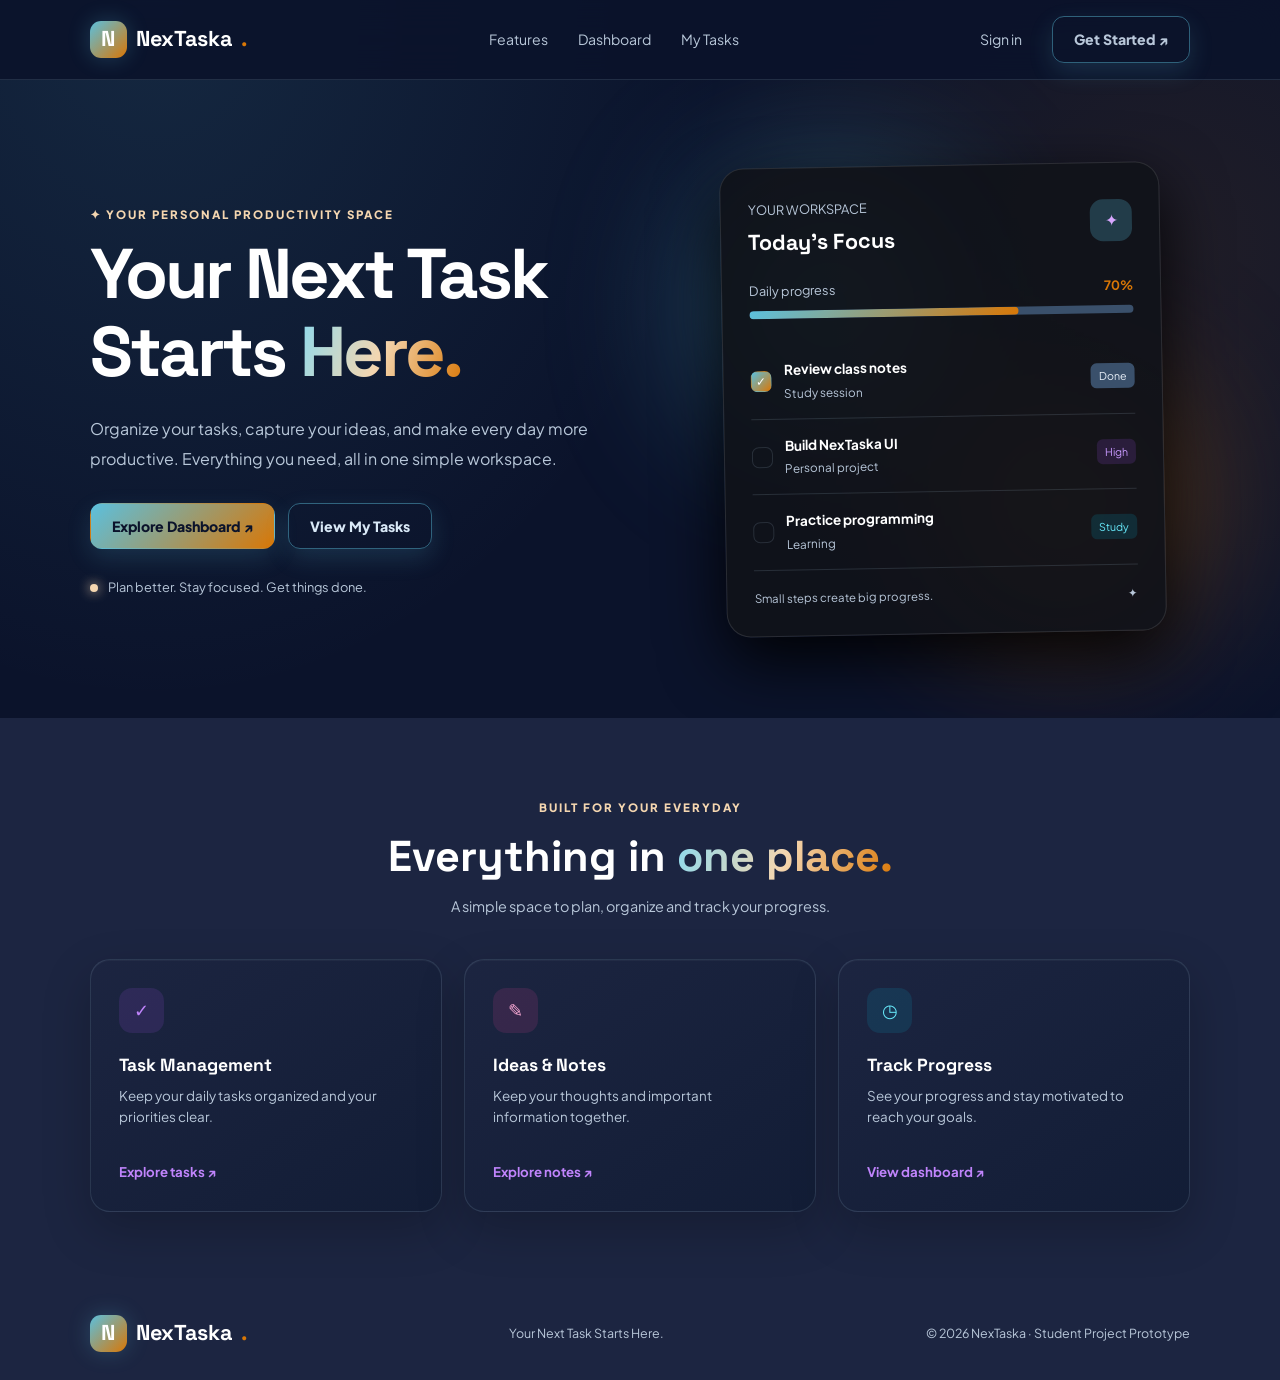
<file: index.html>
<!DOCTYPE html>
<html lang="en">
<head>
    <meta charset="UTF-8">
    <meta name="viewport" content="width=device-width, initial-scale=1.0">
    <title>NexTaska | Your Next Task Starts Here</title>
    <link rel="stylesheet" href="style.css">
    
</head>
<body class="home-page">

    <nav class="navbar">
        <a href="index.html" class="logo">
            <span class="logo-icon">N</span>
            NexTaska<span class="dot">.</span>
        </a>

        <div class="nav-links">
            <a href="#features">Features</a>
            <a href="dashboard.html">Dashboard</a>
            <a href="tasks.html">My Tasks</a>
        </div>

       <div class="nav-links"><a href="login.html">Sign in</a><a href="dashboard.html" class="btn-outline btn">Get Started ↗</a></div>
    </nav>

    <main>
        <section class="hero">
            <div class="hero-content">
                <span class="eyebrow">✦ YOUR PERSONAL PRODUCTIVITY SPACE</span>

                <h1>
                    Your Next Task<br>
                    Starts <span class="gradient-text">Here.</span>
                </h1>

                <p class="hero-description">
                    Organize your tasks, capture your ideas, and make
                    every day more productive. Everything you need,
                    all in one simple workspace.
                </p>

                <div class="hero-actions">
                    <a href="dashboard.html" class="btn">Explore Dashboard ↗</a>
                    <a href="tasks.html" class="btn btn-outline">View My Tasks</a>
                </div>

                <div class="hero-note">
                    <span class="status-dot"></span>
                    Plan better. Stay focused. Get things done.
                </div>
            </div>

            <div class="hero-visual">
                <div class="glow glow-purple"></div>
                <div class="glow glow-pink"></div>

                <div class="preview-card">
                    <div class="preview-header">
                        <div>
                            <span class="muted-text">YOUR WORKSPACE</span>
                            <h3>Today's Focus</h3>
                        </div>
                        <span class="icon-box">✦</span>
                    </div>

                    <div class="preview-progress">
                        <div class="progress-info">
                            <span>Daily progress</span>
                            <strong>70%</strong>
                        </div>
                        <div class="progress-track">
                            <div class="progress-fill" style="width:70%"></div>
                        </div>
                    </div>

                    <div class="preview-task completed">
                        <span class="check">✓</span>
                        <div>
                            <strong>Review class notes</strong>
                            <small>Study session</small>
                        </div>
                        <span class="task-tag">Done</span>
                    </div>

                    <div class="preview-task">
                        <span class="empty-check"></span>
                        <div>
                            <strong>Build NexTaska UI</strong>
                            <small>Personal project</small>
                        </div>
                        <span class="task-tag purple-tag">High</span>
                    </div>

                    <div class="preview-task">
                        <span class="empty-check"></span>
                        <div>
                            <strong>Practice programming</strong>
                            <small>Learning</small>
                        </div>
                        <span class="task-tag cyan-tag">Study</span>
                    </div>

                    <div class="preview-footer">
                        <span>Small steps create big progress.</span>
                        <span>✦</span>
                    </div>
                </div>
            </div>
        </section>

        <section class="features section" id="features">
            <div class="section-heading">
                <span class="eyebrow">BUILT FOR YOUR EVERYDAY</span>
                <h2>Everything in <span class="gradient-text">one place.</span></h2>
                <p>A simple space to plan, organize and track your progress.</p>
            </div>

            <div class="feature-grid">
                <article class="feature-card">
                    <span class="feature-icon purple-icon">✓</span>
                    <h3>Task Management</h3>
                    <p>Keep your daily tasks organized and your priorities clear.</p>
                    <a href="tasks.html">Explore tasks ↗</a>
                </article>

                <article class="feature-card">
                    <span class="feature-icon pink-icon">✎</span>
                    <h3>Ideas & Notes</h3>
                    <p>Keep your thoughts and important information together.</p>
                    <a href="notes.html">Explore notes ↗</a>
                    <!-- <span class="coming-soon">Planned feature</span> -->
                </article>

                <article class="feature-card">
                    <span class="feature-icon cyan-icon">◷</span>
                    <h3>Track Progress</h3>
                    <p>See your progress and stay motivated to reach your goals.</p>
                    <a href="dashboard.html ">View dashboard ↗</a>
                </article>
            </div>
        </section>
    </main>

    <footer class="footer">
        <a href="index.html" class="logo">
            <span class="logo-icon">N</span> NexTaska<span class="dot">.</span>
        </a>
        <p>Your Next Task Starts Here.</p>
        <span>© 2026 NexTaska · Student Project Prototype</span>
    </footer>
    

    <script src="js/tasks.js"></script>
    <script src="js/dashboard.js"></script>
    <script src="js/notes.js"></script>
</body>
</html>
</file>
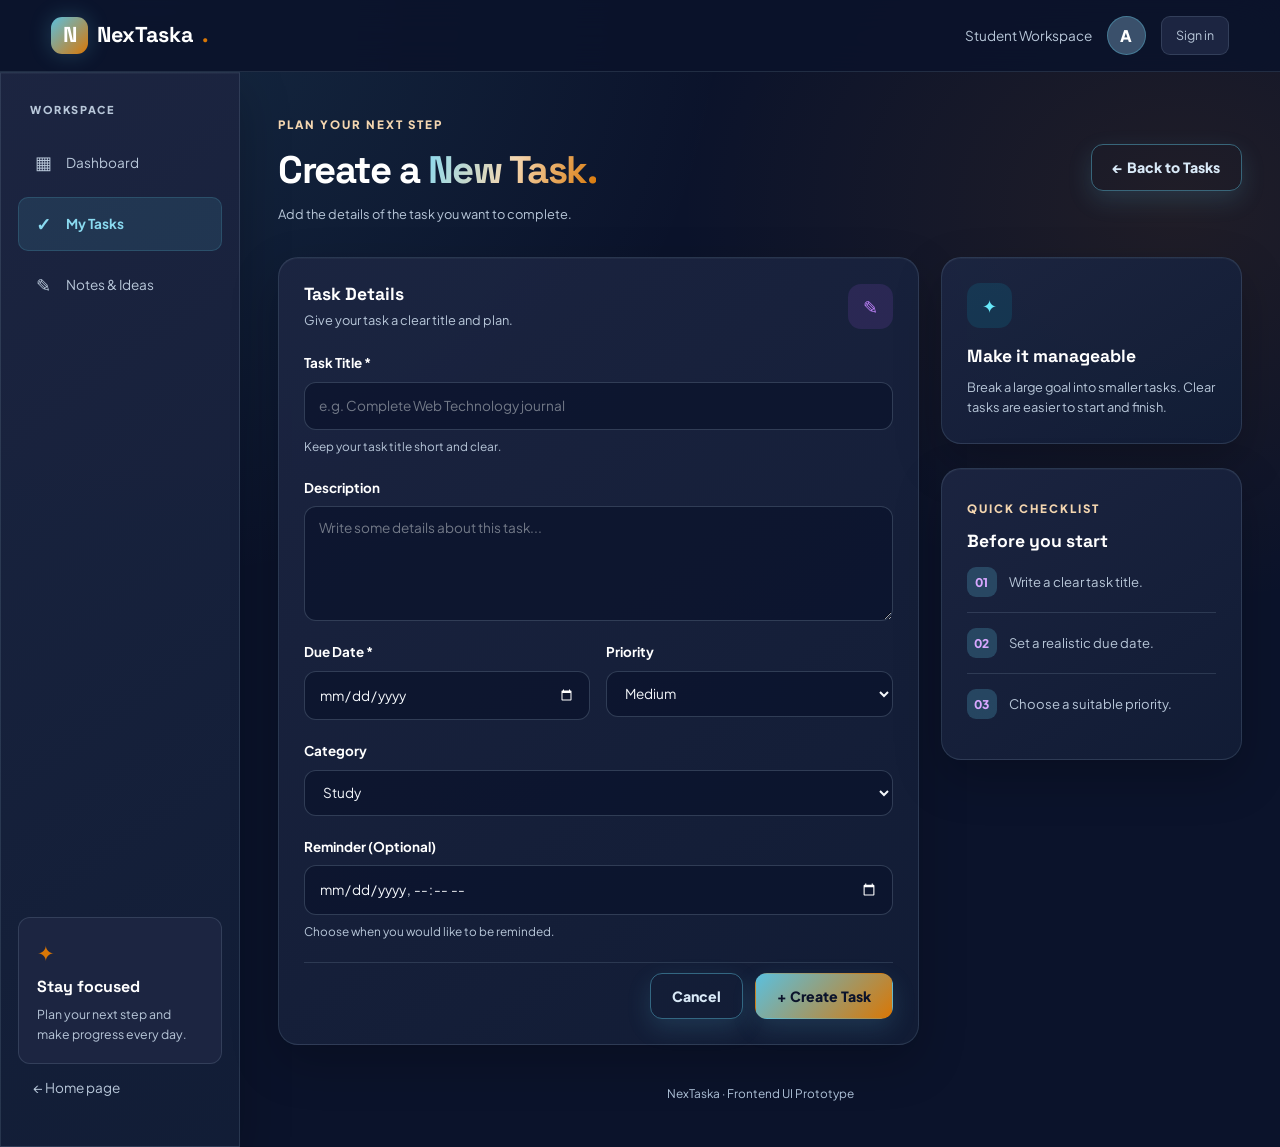
<file: add-task.html>
<!DOCTYPE html>
<html lang="en">
<head>
    <meta charset="UTF-8">
    <meta name="viewport" content="width=device-width, initial-scale=1.0">
    <title>Add New Task | NexTaska</title>
    <link rel="stylesheet" href="style.css">
</head>
<body>

    <!-- Top Navigation -->
    <header class="topbar">
        <a href="index.html" class="logo">
            <span class="logo-icon">N</span>
            NexTaska<span class="dot">.</span>
        </a>

        <div class="topbar-right">
            <span class="welcome-user">Student Workspace</span>
            <div class="avatar">A</div>
        </div>
    </header>

    <div class="app-layout">

        <!-- Sidebar -->
        <aside class="sidebar">
            <span class="sidebar-label">WORKSPACE</span>

            <a href="dashboard.html" class="side-link">
                <span>▦</span> Dashboard
            </a>

            <a href="tasks.html" class="side-link active">
                <span>✓</span> My Tasks
            </a>

            <a href="index.html#features" class="side-link">
                <span>✎</span> Notes & Ideas
            </a>

            <div class="sidebar-bottom">
                <div class="sidebar-tip">
                    <span class="tip-icon">✦</span>
                    <h4>Stay focused</h4>
                    <p>Plan your next step and make progress every day.</p>
                </div>

                <a href="index.html" class="side-link">← Home page</a>
            </div>
        </aside>

        <!-- Main Content -->
        <main class="main-content">

            <div class="page-heading">
                <div>
                    <span class="eyebrow">PLAN YOUR NEXT STEP</span>
                    <h1>Create a <span class="gradient-text">New Task.</span></h1>
                    <p class="muted-text">
                        Add the details of the task you want to complete.
                    </p>
                </div>

                <a href="tasks.html" class="btn btn-outline">
                    ← Back to Tasks
                </a>
            </div>

            <div class="add-task-layout">

                <!-- Task Form -->
                <section class="content-card add-task-card">

                    <div class="card-heading">
                        <div>
                            <h3>Task Details</h3>
                            <p class="muted-text">
                                Give your task a clear title and plan.
                            </p>
                        </div>

                        <span class="feature-icon purple-icon">✎</span>
                    </div>

                    <form class="task-form" id="task-form">

                        <div class="form-group">
                            <label for="title">Task Title *</label>
                            <input
                                type="text"
                                id="title"
                                name="title"
                                placeholder="e.g. Complete Web Technology journal"
                                required
                            >
                            <small>Keep your task title short and clear.</small>
                        </div>

                        <div class="form-group">
                            <label for="description">Description</label>
                            <textarea
                                id="description"
                                name="description"
                                rows="4"
                                placeholder="Write some details about this task..."
                            ></textarea>
                        </div>

                        <div class="form-row">
                            <div class="form-group">
                                <label for="due-date">Due Date *</label>
                                <input
                                    type="date"
                                    id="due-date"
                                    name="due-date"
                                    required
                                >
                            </div>

                            <div class="form-group">
                                <label for="priority">Priority</label>
                                <select id="priority" name="priority">
                                    <option value="low">Low</option>
                                    <option value="medium" selected>Medium</option>
                                    <option value="high">High</option>
                                </select>
                            </div>
                        </div>

                        <div class="form-group">
                            <label for="category">Category</label>
                            <select id="category" name="category">
                                <option value="study">Study</option>
                                <option value="project">College Project</option>
                                <option value="personal">Personal</option>
                                <option value="work">Work</option>
                                <option value="other">Other</option>
                            </select>
                        </div>

                        <div class="form-group">
                            <label for="reminder">Reminder (Optional)</label>
                            <input
                                type="datetime-local"
                                id="reminder"
                                name="reminder"
                            >
                            <small>Choose when you would like to be reminded.</small>
                        </div>

                        <div class="form-buttons">
                            <a href="tasks.html" class="btn btn-outline">
                                Cancel
                            </a>

                            <button type="submit" class="btn">
                                + Create Task
                            </button>
                        </div>

                    </form>
                </section>

                <!-- Right Side Information -->
                <aside class="task-side-panel">

                    <section class="content-card tip-card">
                        <span class="feature-icon cyan-icon">✦</span>
                        <h3>Make it manageable</h3>
                        <p class="muted-text">
                            Break a large goal into smaller tasks.
                            Clear tasks are easier to start and finish.
                        </p>
                    </section>

                    <section class="content-card">
                        <span class="eyebrow">QUICK CHECKLIST</span>
                        <h3>Before you start</h3>

                        <div class="checklist-item">
                            <span>01</span>
                            <p>Write a clear task title.</p>
                        </div>

                        <div class="checklist-item">
                            <span>02</span>
                            <p>Set a realistic due date.</p>
                        </div>

                        <div class="checklist-item">
                            <span>03</span>
                            <p>Choose a suitable priority.</p>
                        </div>
                    </section>

                </aside>

            </div>

            <p class="prototype-note">
                NexTaska · Frontend UI Prototype
            </p>

        </main>
    </div>

    <script src="js/tasks.js"></script>
    <script src="js/auth-shell.js"></script>
<script src="js/add-tasks.js"></script>
</body>
</html>
</file>
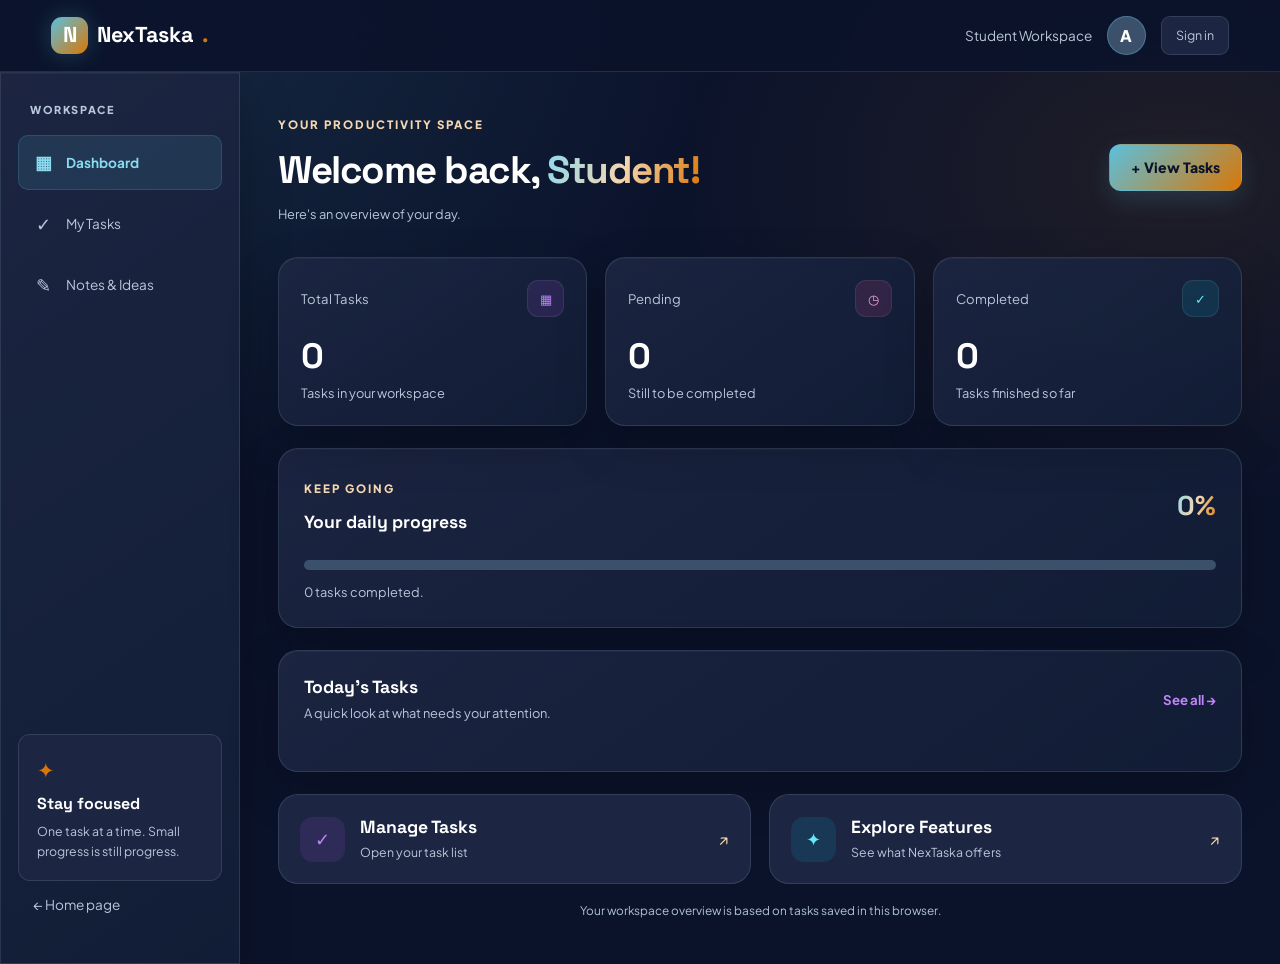
<file: dashboard.html>
<!DOCTYPE html>
<html lang="en">
<head>
    <meta charset="UTF-8">
    <meta name="viewport" content="width=device-width, initial-scale=1.0">
    <title>Dashboard | NexTaska</title>
    <link rel="stylesheet" href="style.css">
</head>
<body>

    <header class="topbar">
        <a href="index.html" class="logo">
            <span class="logo-icon">N</span>
            NexTaska<span class="dot">.</span>
        </a>

        <div class="topbar-right">
            <span class="welcome-user">Student Workspace</span>
            <div class="avatar">A</div>
        </div>
    </header>

    <div class="app-layout">
        <aside class="sidebar">
            <span class="sidebar-label">WORKSPACE</span>

            <a href="dashboard.html" class="side-link active">
                <span>▦</span> Dashboard
            </a>
            <a href="tasks.html" class="side-link">
                <span>✓</span> My Tasks
            </a>
            <a href="notes.html" class="side-link">
                <span>✎</span> Notes & Ideas
            </a>

            <div class="sidebar-bottom">
                <div class="sidebar-tip">
                    <span class="tip-icon">✦</span>
                    <h4>Stay focused</h4>
                    <p>One task at a time. Small progress is still progress.</p>
                </div>
                <a href="index.html" class="side-link">← Home page</a>
            </div>
        </aside>

        <main class="main-content">
            <div class="page-heading">
                <div>
                    <span class="eyebrow">YOUR PRODUCTIVITY SPACE</span>
                    <h1>Welcome back, <span class="gradient-text">Student!</span></h1>
                    <p class="muted-text">Here's an overview of your day.</p>
                </div>
                <a href="tasks.html" class="btn">+ View Tasks</a>
            </div>

            <section class="stats-grid">
                <article class="stat-card">
                    <div class="stat-top">
                        <span>Total Tasks</span>
                        <span class="stat-icon purple-icon">▦</span>
                    </div>
                    <h2 id="dashboard-total">0</h2>
                    <p class="muted-text">Tasks in your workspace</p>
                </article>

                <article class="stat-card">
                    <div class="stat-top">
                        <span>Pending</span>
                        <span class="stat-icon pink-icon">◷</span>
                    </div>
                    <h2 id="dashboard-pending">0</h2>
                    <p class="muted-text">Still to be completed</p>
                </article>

                <article class="stat-card">
                    <div class="stat-top">
                        <span>Completed</span>
                        <span class="stat-icon cyan-icon">✓</span>
                    </div>
                    <h2 id="dashboard-completed">0</h2>
                    <p class="muted-text">Tasks finished so far</p>
                </article>
            </section>

            <section class="content-card progress-card">
                <div class="card-heading">
                    <div>
                        <span class="eyebrow">KEEP GOING</span>
                        <h3>Your daily progress</h3>
                    </div>
                    <strong class="gradient-text" id="dashboard-progress-label">0%</strong>
                </div>

                <div class="progress-track">
                    <div class="progress-fill" id="dashboard-progress-fill" style="width:0%"></div>
                </div>
                <p class="muted-text"><span data-progress-copy>0 tasks completed.</span></p>
            </section>

            <section class="content-card">
                <div class="card-heading">
                    <div>
                        <h3>Today's Tasks</h3>
                        <p class="muted-text">A quick look at what needs your attention.</p>
                    </div>
                    <a href="tasks.html" class="text-link">See all →</a>
                </div>

                <div id="dashboard-task-list" aria-live="polite"></div>
            </section>

            <section class="quick-actions">
                <a href="tasks.html" class="action-card">
                    <span class="feature-icon purple-icon">✓</span>
                    <div>
                        <h3>Manage Tasks</h3>
                        <p>Open your task list</p>
                    </div>
                    <span class="action-arrow">↗</span>
                </a>

                <a href="index.html#features" class="action-card">
                    <span class="feature-icon cyan-icon">✦</span>
                    <div>
                        <h3>Explore Features</h3>
                        <p>See what NexTaska offers</p>
                    </div>
                    <span class="action-arrow">↗</span>
                </a>
            </section>

            <p class="prototype-note">
                Your workspace overview is based on tasks saved in this browser.
            </p>
        </main>
    </div>
  <script src="js/dashboard.js"></script>

    <script src="js/auth-shell.js"></script>
</body>
</html>
</file>
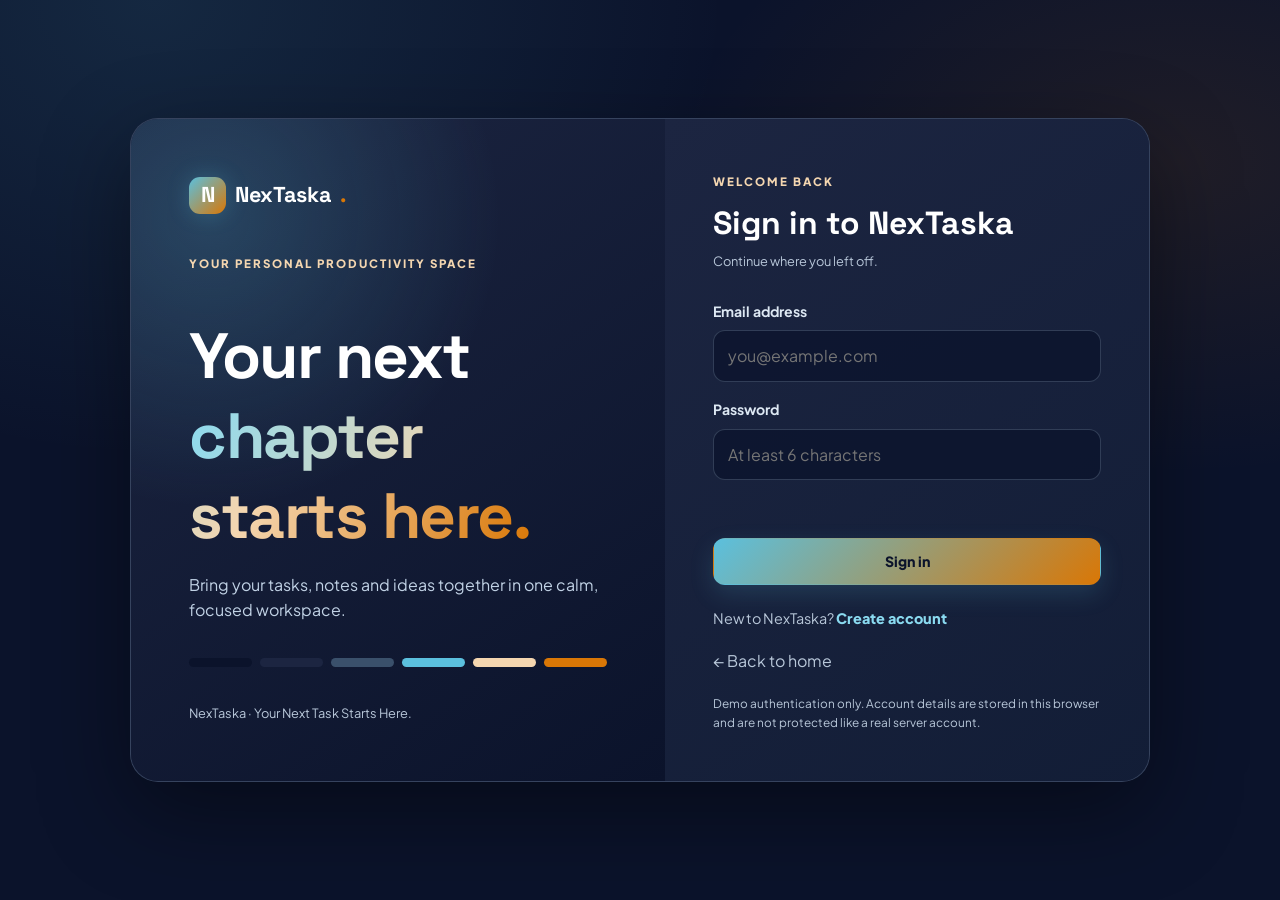
<file: login.html>
<!doctype html>
<html lang="en">
  <head>
    <meta charset="UTF-8" />
    <meta name="viewport" content="width=device-width, initial-scale=1.0" />
    <title>Sign in | NexTaska</title>
    <link rel="stylesheet" href="style.css" />
  </head>
  <body class="auth-page">
    <main class="auth-shell">
      <section class="auth-story">
        <a href="index.html" class="logo"
          ><span class="logo-icon">N</span> NexTaska<span class="dot"
            >.</span
          ></a
        >
        <div>
          <span class="eyebrow">YOUR PERSONAL PRODUCTIVITY SPACE</span>
          <h1>
            Your next<br /><span class="gradient-text"
              >chapter starts here.</span
            >
          </h1>
          <p>
            Bring your tasks, notes and ideas together in one calm, focused
            workspace.
          </p>
          <div class="auth-palette" aria-label="NexTaska color palette">
            <span style="background: #0b132b"></span
            ><span style="background: #1c2541"></span>
            <span style="background: #3a506b"></span
            ><span style="background: #5bc0de"></span>
            <span style="background: #f4d6b0"></span
            ><span style="background: #d97706"></span>
          </div>
        </div>
        <small class="muted-text">NexTaska · Your Next Task Starts Here.</small>
      </section>
      <section class="auth-card">
        <span class="eyebrow" id="auth-eyebrow">WELCOME BACK</span>
        <h2 id="auth-heading">Sign in to NexTaska</h2>
        <p class="muted-text" id="auth-subtitle">
          Continue where you left off.
        </p>
        <form id="auth-form" novalidate>
          <div id="name-field" hidden>
            <label for="auth-name">Your name</label>
            <input
              id="auth-name"
              type="text"
              autocomplete="name"
              placeholder="Enter your name"
            />
          </div>
          <div>
            <label for="auth-email">Email address</label>
            <input
              id="auth-email"
              type="email"
              autocomplete="email"
              placeholder="you@example.com"
              required
            />
          </div>
          <div>
            <label for="auth-password">Password</label>
            <input
              id="auth-password"
              type="password"
              autocomplete="current-password"
              minlength="6"
              placeholder="At least 6 characters"
              required
            />
          </div>
          <p
            class="auth-message"
            id="auth-message"
            role="status"
            aria-live="polite"
          ></p>
          <button class="btn" id="auth-submit" type="submit">Sign in</button>
        </form>
        <p class="auth-switch">
          <span id="auth-switch-text">New to NexTaska?</span>
          <button id="auth-switch" type="button">Create account</button>
        </p>
        <a class="auth-back" href="index.html">← Back to home</a>
        <p class="muted-text" style="margin-top: 22px; font-size: 0.74rem">
          Demo authentication only. Account details are stored in this browser
          and are not protected like a real server account.
        </p>
      </section>
    </main>
    <script src="js/auth.js"></script>
  </body>
</html>
</file>
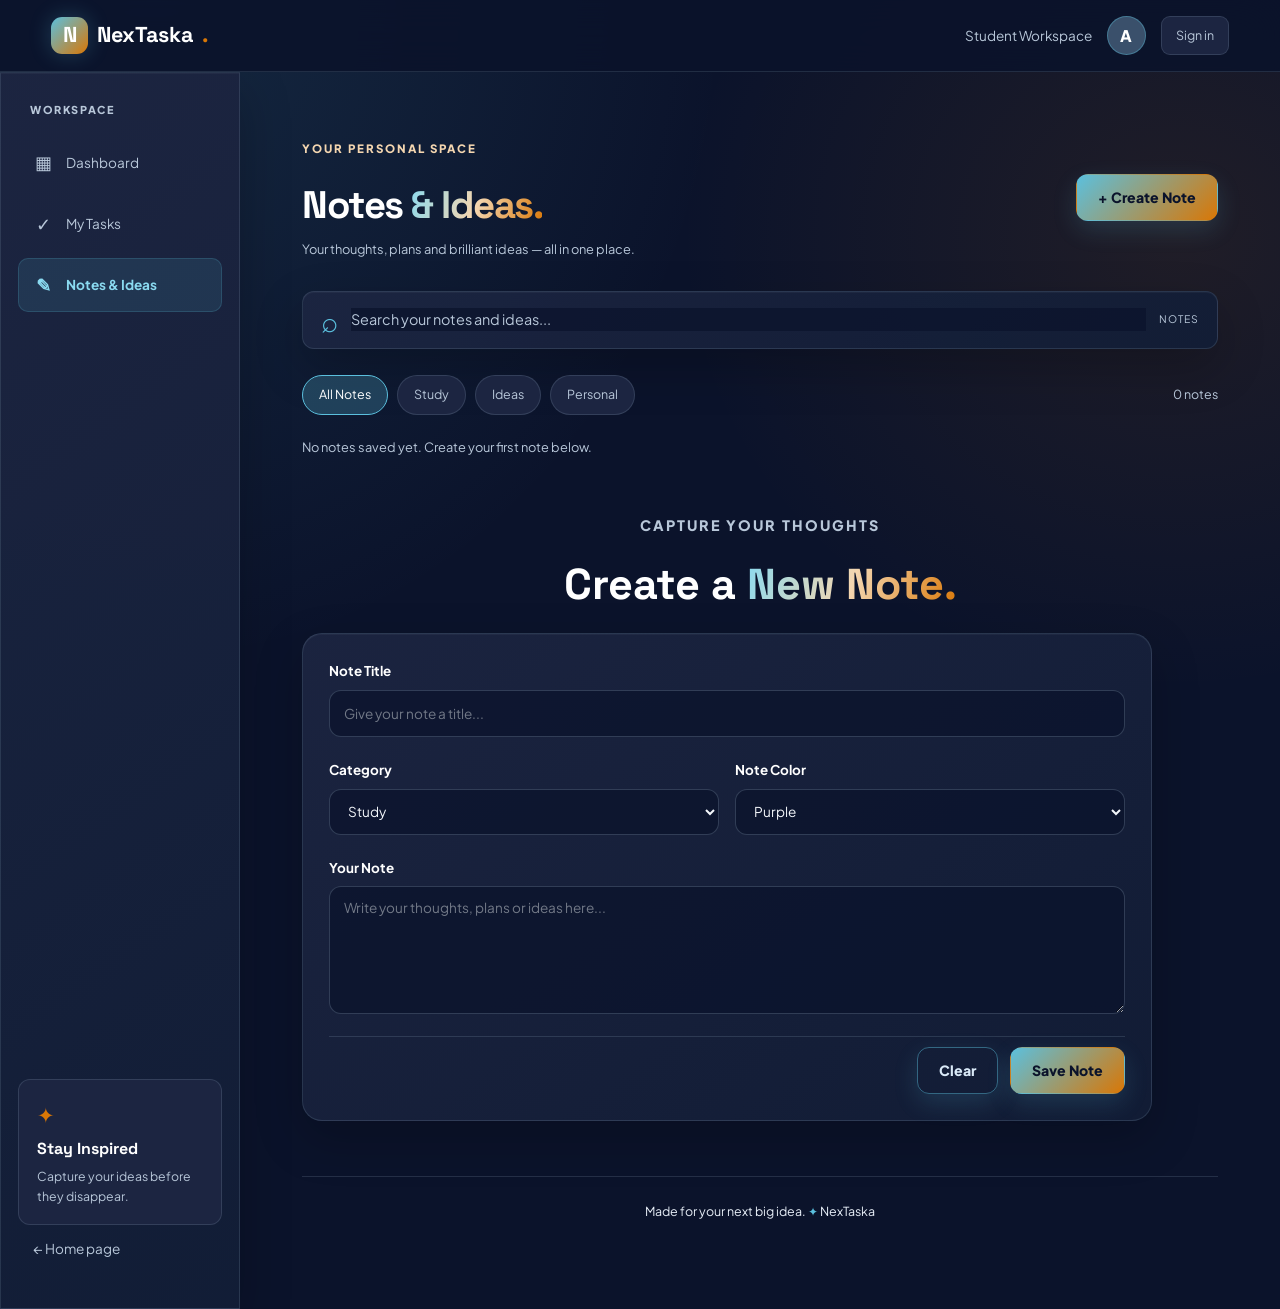
<file: notes.html>
<!DOCTYPE html>
<html lang="en">
<head>
    <meta charset="UTF-8">
    <meta name="viewport" content="width=device-width, initial-scale=1.0">
    <title>Notes & Ideas | NexTaska</title>
    <link rel="stylesheet" href="style.css">

    <style>
        body{
            margin: 0;
        padding: 0;
        }
        
    </style>
</head>

<body class="app-page">

    <!-- Top Navigation -->
  <header class="topbar">
        <a href="index.html" class="logo">
            <span class="logo-icon">N</span>
            NexTaska<span class="dot">.</span>
        </a>

        <div class="topbar-right">
            <span class="welcome-user">Student Workspace</span>
            <div class="avatar">A</div>
        </div>
    </header>

     <!-- Sidebar -->

    <div class="app-layout">
        <aside class="sidebar">
            <span class="sidebar-label">WORKSPACE</span>
            
            <a href="dashboard.html" class="side-link">
                <span>▦</span> Dashboard
            </a>
            <a href="tasks.html" class="side-link">
                <span>✓</span> My Tasks
            </a>
            <a href="notes.html" class="side-link active">
                <span>✎</span> Notes & Ideas
            </a>
            <div class="sidebar-bottom">
                <div class="sidebar-tip">
                    <span class="tip-icon">✦</span>
                    <h4>Stay Inspired</h4>
                    <p>Capture your ideas before they disappear.</p>
                </div>
                <a href="index.html" class="side-link">← Home page</a>
            </div>
        </aside>

        <!-- Main Content -->
        <main class="app-main notes-main">

            <div class="page-heading notes-heading">
                <div>
                    <p class="eyebrow">YOUR PERSONAL SPACE</p>
                    <h1>Notes <span class="gradient-text">& Ideas.</span></h1>
                    <p class="muted-text">
                        Your thoughts, plans and brilliant ideas — all in one place.
                    </p>
                </div>

                <a href="#create-note" class="btn">
                    + Create Note
                </a>
            </div>

            <!-- Search Bar -->
            <section class="notes-search">
                <span class="search-symbol">⌕</span>
                <input
                    type="search"
                    placeholder="Search your notes and ideas..."
                    aria-label="Search notes"
                >
                <span class="search-shortcut">NOTES</span>
            </section>

            <!-- Category Filters -->
            <section class="notes-toolbar">
                <div class="notes-categories">
                    <button class="note-category selected" type="button" data-note-filter="all">
                        All Notes
                    </button>

                    <button class="note-category" type="button" data-note-filter="Study">
                        Study
                    </button>

                    <button class="note-category" type="button" data-note-filter="Ideas">
                        Ideas
                    </button>

                    <button class="note-category" type="button" data-note-filter="Personal">
                        Personal
                    </button>
                </div>

                <span class="notes-count" id="notes-count">0 notes</span>
            </section>
            
            <!-- Notes Grid -->
            <section class="notes-grid" id="notes-grid" aria-live="polite"></section>

            <!-- Create Note Form -->
            <section class="create-note-section" id="create-note">
                <div class="section-heading">
                    <div>
                        <p class="eyebrow">CAPTURE YOUR THOUGHTS</p>
                        <h2>Create a <span class="gradient-text">New Note.</span></h2>
                    </div>
                </div>

                <div class="create-note-card">
                    <form class="note-form" id="note-form">

                        <div class="form-group">
                            <label for="note-title">Note Title</label>
                            <input
                                type="text"
                                id="note-title"
                                required
                                placeholder="Give your note a title..."
                            >
                        </div>

                        <div class="form-row">
                            <div class="form-group">
                                <label for="note-category">Category</label>
                                <select id="note-category">
                                    <option>Study</option>
                                    <option>Ideas</option>
                                    <option>Personal</option>
                                    <option>Quick Note</option>
                                </select>
                            </div>

                            <div class="form-group">
                                <label for="note-color">Note Color</label>
                                <select id="note-color">
                                    <option>Purple</option>
                                    <option>Pink</option>
                                    <option>Cyan</option>
                                    <option>Yellow</option>
                                </select>
                            </div>
                        </div>

                        <div class="form-group">
                            <label for="note-content">Your Note</label>
                            <textarea
                                id="note-content"
                                required
                                placeholder="Write your thoughts, plans or ideas here..."
                                rows="6"
                            ></textarea>
                        </div>

                        <div class="form-buttons">
                            <button class="btn btn-outline" type="reset">
                                Clear
                            </button>

                            <button class="btn" type="submit">
                                Save Note
                            </button>
                        </div>

                    </form>
                </div>
            </section>

            <footer class="notes-footer">
                <p>Made for your next big idea. <span>✦</span> NexTaska</p>
            </footer>

        </main>
    </div>
    <script src="js/notes.js"></script>
    <script src="js/auth-shell.js"></script></body>
</html>
</file>
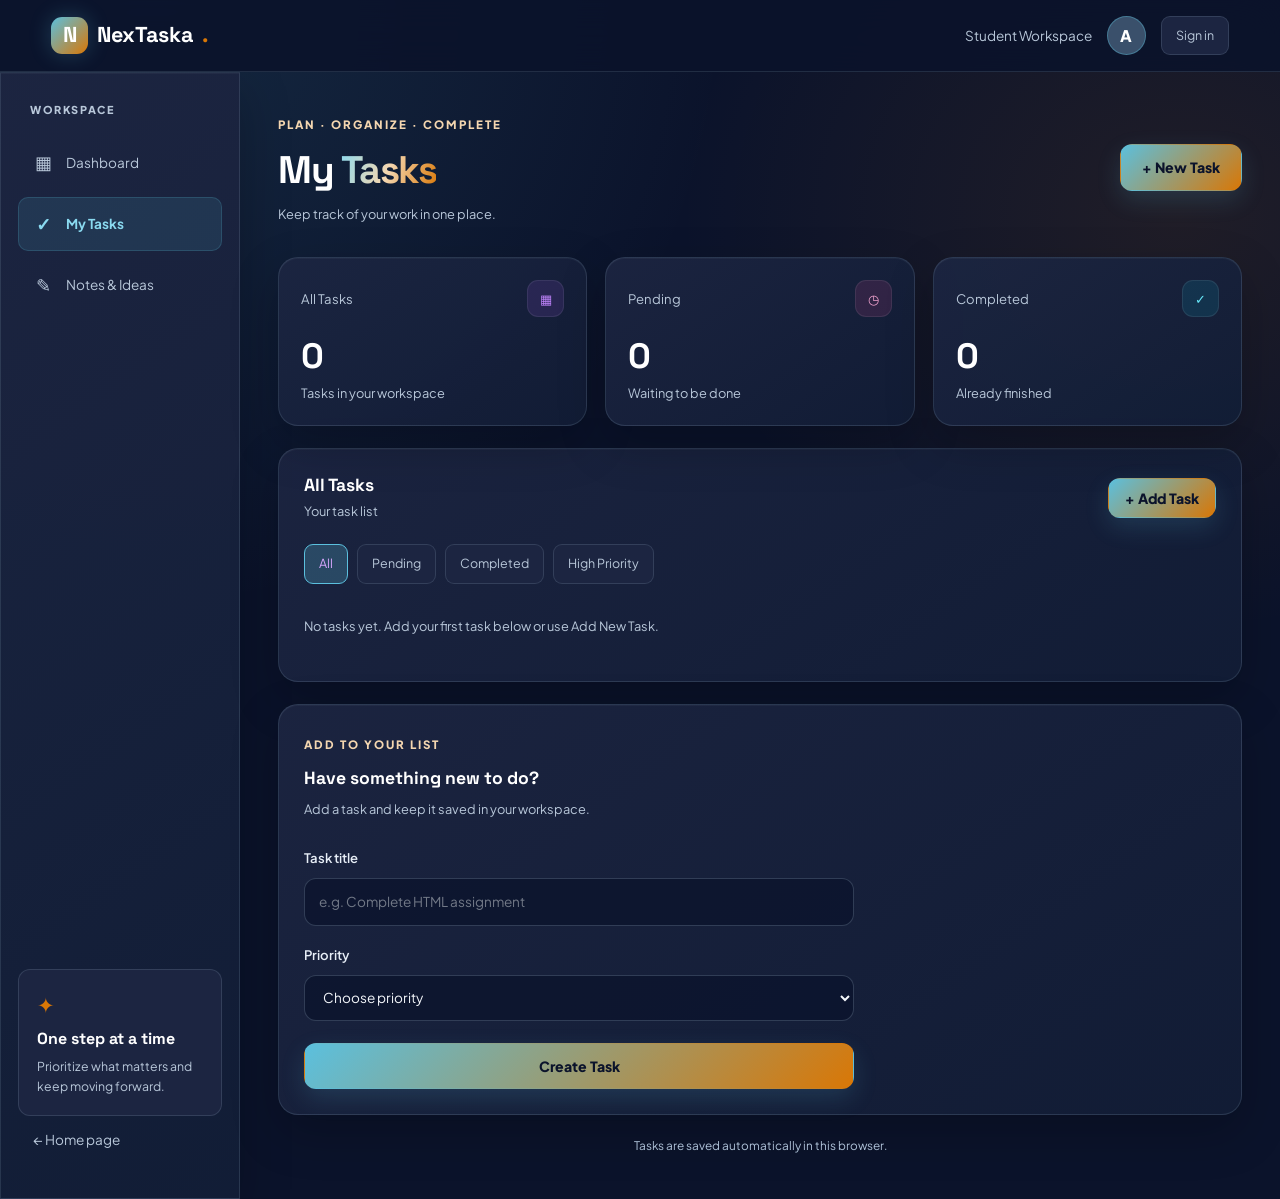
<file: tasks.html>
<!DOCTYPE html>
<html lang="en">
<head>
    <meta charset="UTF-8">
    <meta name="viewport" content="width=device-width, initial-scale=1.0">
    <title>My Tasks | NexTaska</title>
    <link rel="stylesheet" href="style.css">
</head>
<body>

    <header class="topbar">
        <a href="index.html" class="logo">
            <span class="logo-icon">N</span>
            NexTaska<span class="dot">.</span>
        </a>

        <div class="topbar-right">
            <span class="welcome-user">Student Workspace</span>
            <div class="avatar">A</div>
        </div>
    </header>

    <div class="app-layout">
        <aside class="sidebar">
            <span class="sidebar-label">WORKSPACE</span>

            <a href="dashboard.html" class="side-link">
                <span>▦</span> Dashboard
            </a>
            <a href="tasks.html" class="side-link active">
                <span>✓</span> My Tasks
            </a>
            <a href="notes.html" class="side-link">
                <span>✎</span> Notes & Ideas
            </a>

            <div class="sidebar-bottom">
                <div class="sidebar-tip">
                    <span class="tip-icon">✦</span>
                    <h4>One step at a time</h4>
                    <p>Prioritize what matters and keep moving forward.</p>
                </div>
                <a href="index.html" class="side-link">← Home page</a>
            </div>
        </aside>

        <main class="main-content">
            <div class="page-heading">
                <div>
                    <span class="eyebrow">PLAN · ORGANIZE · COMPLETE</span>
                    <h1>My <span class="gradient-text">Tasks</span></h1>
                    <p class="muted-text">Keep track of your work in one place.</p>
                </div>
                <a href="#task-list" class="btn">+ New Task</a>
            </div>

            <section class="stats-grid task-stats">
                <article class="stat-card">
                    <div class="stat-top">
                        <span>All Tasks</span>
                        <span class="stat-icon purple-icon">▦</span>
                    </div>
                    <h2 id="all-task-count">0</h2>
                    <p class="muted-text">Tasks in your workspace</p>
                </article>

                <article class="stat-card">
                    <div class="stat-top">
                        <span>Pending</span>
                        <span class="stat-icon pink-icon">◷</span>
                    </div>
                    <h2 id="pending-task-count">0</h2>
                    <p class="muted-text">Waiting to be done</p>
                </article>

                <article class="stat-card">
                    <div class="stat-top">
                        <span>Completed</span>
                        <span class="stat-icon cyan-icon">✓</span>
                    </div>
                    <h2 id="completed-task-count">0</h2>
                    <p class="muted-text">Already finished</p>
                </article>
            </section>

            <section class="content-card" id="task-list">
                <div class="card-heading">
                    <div>
                        <h3>All Tasks</h3>
                        <p class="muted-text">Your task list</p>
                    <!-- </div>
                    <span class="badge badge-high" id="task-list-count">0 tasks</span>
                </div> -->
                 </div>
                    <a href="add-task.html" class="btn btn-small">+ Add Task</a>
                </div>

                <div class="filter-bar">
                    <button class="filter-btn selected" type="button" data-filter="all">All</button>
                    <button class="filter-btn" type="button" data-filter="pending">Pending</button>
                    <button class="filter-btn" type="button" data-filter="completed">Completed</button>
                    <button class="filter-btn" type="button" data-filter="high">High Priority</button>
                </div>

                <div id="tasks-container" aria-live="polite"></div>
            </section>

            <section class="content-card task-form-preview">
                <span class="eyebrow">ADD TO YOUR LIST</span>
                <h3>Have something new to do?</h3>
                <p class="muted-text">
                    Add a task and keep it saved in your workspace.
                </p>

                <form class="demo-form" id="task-form">
                    <label for="task-title">Task title</label>
                    <input id="task-title" name="title" type="text"
                           placeholder="e.g. Complete HTML assignment" required>

                    <label for="task-priority">Priority</label>
                    <select id="task-priority" name="priority" required>
                        <option value="">Choose priority</option>
                        <option value="High">High</option>
                        <option value="Medium">Medium</option>
                        <option value="Low">Low</option>
                    </select>

                    <button class="btn" type="submit">Create Task</button>
                </form>
            </section>

            <p class="prototype-note">
                Tasks are saved automatically in this browser.
            </p>
        </main>
    </div>

    <script src="js/tasks.js"></script>
    <script src="js/auth-shell.js"></script>
</body>
</html>
</file>
<file: style.css>
/* ==============================
   NEX TASKA - DASHBOARD CSS
   ============================== */


/* ---------- BASIC RESET ---------- */



@import url('https://fonts.googleapis.com/css2?family=Plus+Jakarta+Sans:wght@300;400;500;600;700;800&family=Space+Grotesk:wght@400;500;600;700;800&display=swap');

/* =========================
   1. RESET & THEME VARIABLES
========================= */

* {
    padding: 0;
    margin: 0;
    box-sizing: border-box;
}

:root {
    
    --color-primary: #5BC0DE;
    --color-primary-glow:rgba(91, 192, 222, 0.24);
    --color-secondary:#D97706;
    --color-secondary-glow: rgba(217, 119, 6, 0.20);
    --color-accent: #F4D6B0;

    --color-bg-base: #0B132B;
    --color-bg-section: #1C2541;
    --color-bg-footer: #1C2541;
    --color-surface: #1C2541;
    --color-surface-muted: #3A506B;

    --color-border: rgba(188, 220, 238, 0.14);

    --white: #ffffff;
    --color-text-body: #E7EEF7;
    --color-text-muted: #B8C7D9;

    --font-display: 'Space Grotesk', sans-serif;
    --font-body: 'Plus Jakarta Sans', sans-serif;

    --radius-sm: 6px;
    --radius-md: 12px;
    --radius-lg: 20px;

    --shadow-sm: 0 4px 12px rgba(0, 0, 0, 0.5);
    --shadow-md: 0 12px 36px rgba(0, 0, 0, 0.7);
    --shadow-lg: 0 24px 64px rgba(0, 0, 0, 0.9);

    --gradient-accent: linear-gradient(135deg, #5BC0DE 0%, #D97706 100%);

    --gradient-secondary: linear-gradient(
        135deg, var(--color-accent) 0%, #3b82f6 100%
    );
}

html {
    font-size: 16px;
    scroll-behavior: smooth;
}

body {
    min-height: 100vh;
    background: var(--color-bg-base);
    color: var(--color-text-body);
    font-family: var(--font-body);
    line-height: 1.6;
}

a {
    color: inherit;
    text-decoration: none;
}

button,
input,
select {
    font: inherit;
}

button,
a {
    -webkit-tap-highlight-color: transparent;
}

button {
    cursor: pointer;
}

::selection {
    background: var(--color-primary);
    color: var(--white);
}

/* =========================
   2. COMMON ELEMENTS
========================= */

h1, h2, h3, h4 {
    color: var(--white);
    font-family: var(--font-display);
    line-height: 1.25;
}

h1 {
    font-size: clamp(2rem, 4vw, 3.2rem);
    font-weight: 700;
    letter-spacing: -1.5px;
}

h2 {
    font-size: 2rem;
}

h3 {
    font-size: 1.1rem;
}

p {
    color: var(--color-text-body);
}

.muted-text {
    color: var(--color-text-muted);
    font-size: 0.88rem;
}

.gradient-text {
    background: var(--gradient-accent);
    -webkit-background-clip: text;
    background-clip: text;
    color: transparent;
}

.dot {
    color: var(--color-secondary);
}

.eyebrow {
    display: inline-block;
    margin-bottom: 12px;
    color: var(--color-accent);
    font-size: 0.72rem;
    font-weight: 800;
    letter-spacing: 2px;
}

/* =========================
   3. LOGO & NAVBAR
========================= */

.navbar,
.topbar {
    display: flex;
    align-items: center;
    justify-content: space-between;
    gap: 20px;
    border-bottom: 1px solid var(--color-border);
    background: rgba(6, 7, 9, 0.92);
}

.navbar {
    min-height: 78px;
    padding: 16px 7%;
}

.topbar {
    position: sticky;
    top: 0;
    z-index: 10;
    min-height: 72px;
    padding: 12px 4%;
    backdrop-filter: blur(16px);
}

.logo {
    display: inline-flex;
    align-items: center;
    gap: 9px;
    color: var(--white);
    font-family: var(--font-display);
    font-size: 1.35rem;
    font-weight: 800;
    white-space: nowrap;
}

.logo-icon {
    display: grid;
    width: 37px;
    height: 37px;
    place-items: center;
    border-radius: 11px;
    background: var(--gradient-accent);
    color: var(--white);
    box-shadow: 0 0 22px var(--color-primary-glow);
}

.nav-links {
    display: flex;
    align-items: center;
    gap: 30px;
}

.nav-links a {
    color: var(--color-text-muted);
    font-size: 0.88rem;
    transition: color 0.2s;
}

.nav-links a:hover,
.text-link:hover {
    color: var(--color-accent);
}

.topbar-right {
    display: flex;
    align-items: center;
    gap: 15px;
}

.welcome-user {
    color: var(--color-text-muted);
    font-size: 0.85rem;
}

.avatar {
    display: grid;
    width: 39px;
    height: 39px;
    place-items: center;
    border: 1px solid rgba(168, 85, 247, 0.4);
    border-radius: 50%;
    background: var(--color-surface-muted);
    color: var(--white);
    font-weight: 800;
}

/* =========================
   4. BUTTONS
========================= */

.btn {
    display: inline-flex;
    min-height: 45px;
    align-items: center;
    justify-content: center;
    gap: 8px;
    padding: 11px 21px;
    border: 1px solid transparent;
    border-radius: var(--radius-md);
    background: var(--gradient-accent);
    color: var(--white);
    font-size: 0.88rem;
    font-weight: 700;
    box-shadow: 0 5px 22px var(--color-primary-glow);
    transition: transform 0.2s, box-shadow 0.2s;
}

.btn:hover {
    transform: translateY(-2px);
    box-shadow: 0 8px 28px var(--color-secondary-glow);
}

.btn-small {
    min-height: 39px;
    padding: 8px 16px;
}

.btn-outline {
    border-color: var(--color-border);
    background: var(--color-surface);
    box-shadow: none;
}

.btn-outline:hover {
    border-color: var(--color-primary);
    background: var(--color-surface-muted);
}

/* =========================
   5. HOME PAGE HERO
========================= */

.hero {
    display: grid;
    min-height: 610px;
    grid-template-columns: 1fr 0.9fr;
    align-items: center;
    gap: 55px;
    padding: 85px 7%;
    overflow: hidden;
}

.hero-content {
    max-width: 620px;
}

.hero h1 {
    margin-bottom: 23px;
    font-size: clamp(2.8rem, 5.5vw, 4.8rem);
    letter-spacing: -3px;
    line-height: 1.1;
}

.hero-description {
    max-width: 520px;
    margin-bottom: 28px;
    color: var(--color-text-muted);
    font-size: 1rem;
    line-height: 1.9;
}

.hero-actions {
    display: flex;
    flex-wrap: wrap;
    gap: 13px;
}

.hero-note {
    display: flex;
    align-items: center;
    gap: 10px;
    margin-top: 28px;
    color: var(--color-text-muted);
    font-size: 0.8rem;
}

.status-dot {
    width: 8px;
    height: 8px;
    border-radius: 50%;
    background: var(--color-accent);
    box-shadow: 0 0 12px var(--color-accent);
}

.hero-visual {
    position: relative;
    display: grid;
    min-height: 410px;
    place-items: center;
}

.glow {
    position: absolute;
    width: 230px;
    height: 230px;
    border-radius: 50%;
    filter: blur(85px);
    opacity: 0.55;
    pointer-events: none;
}

.glow-purple {
    top: 25px;
    left: 20px;
    background: var(--color-primary);
}

.glow-pink {
    right: 15px;
    bottom: 15px;
    background: var(--color-secondary);
}

.preview-card {
    position: relative;
    z-index: 1;
    width: 100%;
    max-width: 440px;
    padding: 27px;
    border: 1px solid rgba(255, 255, 255, 0.11);
    border-radius: 24px;
    background: rgba(17, 19, 26, 0.92);
    box-shadow: var(--shadow-lg);
    transform: rotate(-1deg);
}

.preview-header,
.preview-footer,
.progress-info,
.card-heading,
.stat-top {
    display: flex;
    align-items: center;
    justify-content: space-between;
    gap: 15px;
}

.muted-text,
.preview-header .muted-text {
    font-size: 0.8rem;
}

.preview-header h3 {
    margin-top: 7px;
    font-size: 1.35rem;
}

.icon-box {
    display: grid;
    width: 42px;
    height: 42px;
    place-items: center;
    border-radius: 13px;
    background: var(--color-primary-glow);
    color: #d8a7ff;
}

.preview-progress {
    margin: 25px 0;
}

.progress-info {
    margin-bottom: 10px;
    color: var(--color-text-muted);
    font-size: 0.8rem;
}

.progress-info strong {
    color: var(--color-secondary);
}

.progress-track {
    height: 8px;
    overflow: hidden;
    border-radius: 20px;
    background: var(--color-surface-muted);
}

.progress-fill {
    height: 100%;
    border-radius: inherit;
    background: var(--gradient-accent);
}

.preview-task {
    display: flex;
    align-items: center;
    gap: 12px;
    padding: 15px 0;
    border-bottom: 1px solid var(--color-border);
}

.preview-task > div,
.task-details {
    display: flex;
    min-width: 0;
    flex: 1;
    flex-direction: column;
    gap: 4px;
}

.preview-task strong,
.task-details strong {
    color: var(--white);
    font-size: 0.85rem;
}

.preview-task small,
.task-details span {
    color: var(--color-text-muted);
    font-size: 0.74rem;
}

.check,
.empty-check {
    display: grid;
    width: 21px;
    height: 21px;
    flex-shrink: 0;
    place-items: center;
    border: 1px solid var(--color-border);
    border-radius: 7px;
}

.check {
    border-color: transparent;
    background: var(--gradient-accent);
    color: var(--white);
    font-size: 0.75rem;
}

.task-tag {
    padding: 4px 8px;
    border-radius: 6px;
    background: var(--color-surface-muted);
    color: var(--color-text-body);
    font-size: 0.67rem;
}

.purple-tag {
    background: var(--color-primary-glow);
    color: #d8a7ff;
}

.cyan-tag {
    background: rgba(6, 182, 212, 0.12);
    color: #67e8f9;
}

.preview-footer {
    margin-top: 19px;
    color: var(--color-text-muted);
    font-size: 0.72rem;
}

/* =========================
   6. FEATURES & FOOTER
========================= */

.section {
    padding: 75px 7%;
    background: var(--color-bg-section);
}

.section-heading {
    max-width: 650px;
    margin: 0 auto 40px;
    text-align: center;
}

.section-heading h2 {
    margin-bottom: 12px;
    font-size: clamp(1.8rem, 4vw, 2.7rem);
}

.section-heading p {
    color: var(--color-text-muted);
    font-size: 0.9rem;
}

.feature-grid {
    display: grid;
    grid-template-columns: repeat(3, minmax(0, 1fr));
    gap: 22px;
    max-width: 1200px;
    margin: 0 auto;
}

.feature-card {
    padding: 28px;
    border: 1px solid var(--color-border);
    border-radius: var(--radius-lg);
    background: var(--color-surface);
    transition: transform 0.25s, border-color 0.25s;
}

.feature-card:hover {
    transform: translateY(-5px);
    border-color: rgba(168, 85, 247, 0.45);
}

.feature-icon {
    display: grid;
    width: 45px;
    height: 45px;
    flex-shrink: 0;
    place-items: center;
    border-radius: 13px;
    font-size: 1.15rem;
}

.purple-icon {
    background: rgba(168, 85, 247, 0.13);
    color: #c084fc;
}

.pink-icon {
    background: rgba(236, 72, 153, 0.13);
    color: #f9a8d4;
}

.cyan-icon {
    background: rgba(6, 182, 212, 0.13);
    color: #67e8f9;
}

.feature-card h3 {
    margin: 21px 0 9px;
}

.feature-card p {
    min-height: 55px;
    margin-bottom: 18px;
    color: var(--color-text-muted);
    font-size: 0.84rem;
}

.feature-card a,
.text-link {
    color: #c084fc;
    font-size: 0.83rem;
    font-weight: 700;
}

.coming-soon {
    color: var(--color-text-muted);
    font-size: 0.75rem;
}

.footer {
    display: flex;
    flex-wrap: wrap;
    align-items: center;
    justify-content: space-between;
    gap: 18px;
    padding: 28px 7%;
    background: var(--color-bg-footer);
}

.footer p,
.footer > span {
    color: var(--color-text-muted);
    font-size: 0.78rem;
}

/* =========================
   7. APP LAYOUT & SIDEBAR
========================= */

.app-layout {
    display: grid;
    min-height: calc(100vh - 72px);
    grid-template-columns: 240px minmax(0, 1fr);
}

.sidebar {
    display: flex;
    flex-direction: column;
    padding: 28px 17px;
    border-right: 1px solid var(--color-border);
    background: var(--color-bg-section);
}

.sidebar-label {
    margin: 0 12px 17px;
    color: var(--color-text-muted);
    font-size: 0.68rem;
    font-weight: 800;
    letter-spacing: 1.6px;
}

.side-link {
    display: flex;
    align-items: center;
    gap: 13px;
    margin-bottom: 7px;
    padding: 12px 14px;
    border: 1px solid transparent;
    border-radius: 10px;
    color: var(--color-text-muted);
    font-size: 0.85rem;
    transition: background 0.2s, color 0.2s;
}

.side-link > span {
    width: 20px;
    text-align: center;
    font-size: 1.1rem;
}

.side-link:hover {
    background: var(--color-surface-muted);
    color: var(--white);
}

.side-link.active {
    border-color: rgba(168, 85, 247, 0.16);
    background: var(--color-primary-glow);
    color: #d8a7ff;
    font-weight: 700;
}

.sidebar-bottom {
    margin-top: auto;
    padding-top: 35px;
}

.sidebar-tip {
    padding: 18px;
    border: 1px solid var(--color-border);
    border-radius: var(--radius-md);
    background: var(--color-surface);
}

.tip-icon {
    color: var(--color-secondary);
    font-size: 1.3rem;
}

.sidebar-tip h4 {
    margin: 8px 0;
}

.sidebar-tip p {
    color: var(--color-text-muted);
    font-size: 0.77rem;
}

/* =========================
   8. MAIN CONTENT & STATS
========================= */

.main-content {
    min-width: 0;
    padding: 38px;
}

.page-heading {
    display: flex;
    align-items: center;
    justify-content: space-between;
    gap: 22px;
    margin-bottom: 32px;
}

.page-heading h1 {
    margin-bottom: 10px;
    font-size: clamp(1.8rem, 3vw, 2.6rem);
}

.stats-grid {
    display: grid;
    grid-template-columns: repeat(3, minmax(0, 1fr));
    gap: 18px;
    margin-bottom: 22px;
}

.stat-card {
    min-width: 0;
    padding: 22px;
    border: 1px solid var(--color-border);
    border-radius: var(--radius-lg);
    background: var(--color-surface);
    box-shadow: var(--shadow-sm);
}

.stat-top {
    color: var(--color-text-muted);
    font-size: 0.82rem;
}

.stat-icon {
    display: grid;
    width: 37px;
    height: 37px;
    place-items: center;
    border-radius: 11px;
}

.stat-card h2 {
    margin: 17px 0 5px;
    font-size: 2.2rem;
}

.content-card {
    margin-bottom: 22px;
    padding: 25px;
    border: 1px solid var(--color-border);
    border-radius: var(--radius-lg);
    background: var(--color-surface);
}

.card-heading {
    margin-bottom: 22px;
}

.card-heading h3 {
    margin-bottom: 5px;
}

.card-heading > strong {
    font-family: var(--font-display);
    font-size: 1.7rem;
}

.progress-card .progress-track {
    margin: 20px 0 12px;
    height: 10px;
}

/* =========================
   9. TASK LIST & BADGES
========================= */

.task-row {
    display: flex;
    align-items: center;
    gap: 15px;
    padding: 17px 0;
    border-bottom: 1px solid var(--color-border);
}

.task-row:last-child {
    border-bottom: none;
}

.task-check {
    display: grid;
    width: 22px;
    height: 22px;
    flex-shrink: 0;
    place-items: center;
    border: 1px solid rgba(255, 255, 255, 0.2);
    border-radius: 7px;
    color: var(--white);
}

.task-check.done {
    border-color: transparent;
    background: var(--gradient-accent);
}

.task-finished {
    color: var(--color-text-muted) !important;
    text-decoration: line-through;
}

.badge {
    display: inline-flex;
    align-items: center;
    justify-content: center;
    flex-shrink: 0;
    padding: 5px 9px;
    border-radius: 7px;
    font-size: 0.68rem;
    font-weight: 700;
    white-space: nowrap;
}

.badge-high {
    background: rgba(236, 72, 153, 0.13);
    color: #f9a8d4;
}

.badge-medium {
    background: rgba(168, 85, 247, 0.13);
    color: #d8a7ff;
}

.badge-low {
    background: rgba(6, 182, 212, 0.13);
    color: #67e8f9;
}

.badge-done {
    background: rgba(16, 185, 129, 0.12);
    color: #6ee7b7;
}

.quick-actions {
    display: grid;
    grid-template-columns: repeat(2, minmax(0, 1fr));
    gap: 18px;
}

.action-card {
    display: flex;
    align-items: center;
    gap: 15px;
    padding: 21px;
    border: 1px solid var(--color-border);
    border-radius: var(--radius-lg);
    background: var(--color-surface);
    transition: border-color 0.2s, transform 0.2s;
}

.action-card:hover {
    transform: translateY(-3px);
    border-color: var(--color-primary);
}

.action-card h3 {
    margin-bottom: 5px;
}

.action-card p {
    color: var(--color-text-muted);
    font-size: 0.77rem;
}

.action-arrow {
    margin-left: auto;
    color: var(--color-accent);
}

.prototype-note {
    margin: 18px 0 5px;
    color: var(--color-text-muted);
    font-size: 0.74rem;
    text-align: center;
}

/* =========================
   10. TASK FILTERS & FORM
========================= */

.filter-bar {
    display: flex;
    flex-wrap: wrap;
    gap: 9px;
    margin-bottom: 12px;
}

.filter-btn {
    padding: 9px 14px;
    border: 1px solid var(--color-border);
    border-radius: 9px;
    background: var(--color-bg-section);
    color: var(--color-text-muted);
    font-size: 0.78rem;
    transition: all 0.2s;
}

.filter-btn:hover,
.filter-btn.selected {
    border-color: var(--color-primary);
    background: var(--color-primary-glow);
    color: #d8a7ff;
}

.task-form-preview h3 {
    margin-bottom: 10px;
}

.task-form-preview > p {
    margin-bottom: 20px;
}

.demo-form {
    display: grid;
    max-width: 550px;
    gap: 10px;
}

.demo-form label {
    margin-top: 8px;
    color: var(--color-text-body);
    font-size: 0.82rem;
    font-weight: 600;
}

.demo-form input,
.demo-form select {
    width: 100%;
    min-height: 46px;
    padding: 12px 14px;
    border: 1px solid var(--color-border);
    border-radius: var(--radius-md);
    outline: none;
    background: var(--color-bg-section);
    color: var(--white);
    font-size: 0.85rem;
}

.demo-form input::placeholder {
    color: #727987;
}

.demo-form input:focus,
.demo-form select:focus {
    border-color: var(--color-primary);
    box-shadow: 0 0 0 3px var(--color-primary-glow);
}

.demo-form select option {
    background: var(--color-surface);
    color: var(--white);
}

.demo-form .btn {
    margin-top: 12px;
}

/* =========================
   11. RESPONSIVE DESIGN
========================= */

@media (max-width: 1000px) {
    .hero {
        grid-template-columns: 1fr 0.9fr;
        gap: 25px;
        padding-right: 5%;
        padding-left: 5%;
    }

    .main-content {
        padding: 27px;
    }

    .app-layout {
        grid-template-columns: 205px minmax(0, 1fr);
    }

    .stat-card {
        padding: 17px;
    }

    .stat-card h2 {
        font-size: 1.8rem;
    }
}

@media (max-width: 760px) {
    .navbar {
        flex-wrap: wrap;
        padding: 15px 5%;
    }

    .nav-links {
        order: 3;
        width: 100%;
        justify-content: center;
        gap: 20px;
    }

    .hero {
        grid-template-columns: 1fr;
        padding-top: 60px;
        padding-bottom: 60px;
    }

    .hero-visual {
        min-height: 350px;
    }

    .feature-grid {
        grid-template-columns: 1fr;
    }

    .app-layout {
        grid-template-columns: 1fr;
    }

    .sidebar {
        display: grid;
        grid-template-columns: repeat(3, minmax(0, 1fr));
        gap: 7px;
        padding: 13px;
        border-right: none;
        border-bottom: 1px solid var(--color-border);
    }

    .sidebar-label,
    .sidebar-bottom {
        display: none;
    }

    .side-link {
        justify-content: center;
        gap: 7px;
        margin: 0;
        padding: 11px 6px;
        font-size: 0.76rem;
    }

    .side-link > span {
        width: auto;
    }

    .main-content {
        padding: 24px 18px;
    }

    .page-heading {
        align-items: flex-start;
        flex-direction: column;
    }

    .stats-grid {
        grid-template-columns: 1fr;
    }

    .stat-card {
        padding: 20px;
    }

    .quick-actions {
        grid-template-columns: 1fr;
    }
}

@media (max-width: 480px) {
    .navbar {
        gap: 12px;
    }

    .navbar .btn {
        padding: 8px 12px;
        font-size: 0.78rem;
    }

    .nav-links {
        justify-content: flex-start;
        gap: 16px;
        overflow-x: auto;
    }

    .nav-links a {
        font-size: 0.78rem;
        white-space: nowrap;
    }

    .hero h1 {
        letter-spacing: -1.5px;
    }

    .hero-actions {
        align-items: stretch;
        flex-direction: column;
    }

    .hero-actions .btn {
        width: 100%;
    }

    .preview-card {
        padding: 18px;
    }

    .content-card {
        padding: 17px;
    }

    .task-row {
        flex-wrap: wrap;
        gap: 10px;
    }

    .task-details {
        flex-basis: calc(100% - 45px);
    }

    .task-row .badge {
        margin-left: 32px;
    }

    .footer {
        align-items: flex-start;
        flex-direction: column;
    }

    .welcome-user {
        display: none;
    }
}


/* =========================
   ADD TASK PAGE
========================= */

.add-task-layout {
    display: grid;
    grid-template-columns: minmax(0, 1.7fr) minmax(220px, 0.8fr);
    align-items: start;
    gap: 22px;
}

.add-task-card {
    min-width: 0;
}

.task-form {
    display: flex;
    flex-direction: column;
    gap: 20px;
}

.form-group {
    display: flex;
    min-width: 0;
    flex-direction: column;
    gap: 8px;
}

.form-group label {
    color: var(--white);
    font-size: 0.84rem;
    font-weight: 700;
}

.form-group input,
.form-group textarea,
.form-group select {
    width: 100%;
    min-height: 46px;
    padding: 12px 14px;
    border: 1px solid var(--color-border);
    border-radius: var(--radius-md);
    outline: none;
    background: var(--color-bg-section);
    color: var(--white);
    font-family: var(--font-body);
    font-size: 0.85rem;
    transition: border-color 0.2s, box-shadow 0.2s;
}

.form-group textarea {
    min-height: 115px;
    resize: vertical;
}

.form-group input::placeholder,
.form-group textarea::placeholder {
    color: #727987;
}

.form-group input:focus,
.form-group textarea:focus,
.form-group select:focus {
    border-color: var(--color-primary);
    box-shadow: 0 0 0 3px var(--color-primary-glow);
}

.form-group input[type="date"],
.form-group input[type="datetime-local"] {
    color-scheme: dark;
}

.form-group select option {
    background: var(--color-surface);
    color: var(--white);
}

.form-group small {
    color: var(--color-text-muted);
    font-size: 0.74rem;
}

.form-row {
    display: grid;
    grid-template-columns: repeat(2, minmax(0, 1fr));
    gap: 16px;
}

.form-buttons {
    display: flex;
    justify-content: flex-end;
    flex-wrap: wrap;
    gap: 12px;
    padding-top: 10px;
    border-top: 1px solid var(--color-border);
}

.task-side-panel {
    display: flex;
    flex-direction: column;
    gap: 2px;
}

.tip-card {
    background:
        radial-gradient(
            circle at top right,
            var(--color-primary-glow),
            transparent 65%
        ),
        var(--color-surface);
}

.tip-card h3 {
    margin: 17px 0 10px;
}

.checklist-item {
    display: flex;
    align-items: flex-start;
    gap: 12px;
    padding: 15px 0;
    border-bottom: 1px solid var(--color-border);
}

.checklist-item:last-child {
    border-bottom: none;
}

.checklist-item > span {
    display: grid;
    width: 30px;
    height: 30px;
    flex-shrink: 0;
    place-items: center;
    border-radius: 9px;
    background: var(--color-primary-glow);
    color: #d8a7ff;
    font-size: 0.75rem;
    font-weight: 800;
}

.checklist-item p {
    padding-top: 4px;
    color: var(--color-text-muted);
    font-size: 0.82rem;
}

@media (max-width: 900px) {
    .add-task-layout {
        grid-template-columns: 1fr;
    }

    .task-side-panel {
        display: grid;
        grid-template-columns: repeat(2, minmax(0, 1fr));
        gap: 16px;
    }
}

@media (max-width: 560px) {
    .form-row {
        grid-template-columns: 1fr;
    }

    .task-side-panel {
        grid-template-columns: 1fr;
    }

    .form-buttons {
        flex-direction: column-reverse;
    }

    .form-buttons .btn {
        width: 100%;
    }
}

/* =====================================
   NOTES & IDEAS PAGE
===================================== */

.notes-main {
    margin: 3%;
    padding: 3%;
    border-radius: var(--radius-lg);
    max-width: 1500px;
}

.notes-heading {
    display: flex;
    align-items: center;
    justify-content: space-between;
    gap: 20px;
    margin-bottom: 30px;
}

.notes-heading h1 {
    margin: 10px 0;
}

.notes-heading .muted-text {
    line-height: 1.7;
}

/* Search */

.notes-search {
    display: flex;
    align-items: center;
    gap: 13px;
    min-height: 58px;
    padding: 0 18px;
    margin-bottom: 26px;
    border: 1px solid var(--color-border);
    border-radius: var(--radius-md);
    background: var(--color-surface);
}

.search-symbol {
    color: var(--color-primary);
    font-size: 1.8rem;
}

.notes-search input {
    width: 100%;
    border: none;
    outline: none;
    background: transparent;
    color: var(--white);
    font-family: var(--font-body);
    font-size: 0.9rem;
}

.notes-search input::placeholder {
    color: var(--color-text-muted);
}

.search-shortcut {
    color: var(--color-text-muted);
    font-size: 0.65rem;
    letter-spacing: 1px;
}

/* Categories */

.notes-toolbar {
    display: flex;
    justify-content: space-between;
    align-items: center;
    flex-wrap: wrap;
    gap: 15px;
    margin-bottom: 22px;
}

.notes-categories {
    display: flex;
    flex-wrap: wrap;
    gap: 9px;
}

.note-category {
    padding: 9px 16px;
    border: 1px solid var(--color-border);
    border-radius: 30px;
    background: var(--color-surface);
    color: var(--color-text-muted);
    font-family: var(--font-body);
    font-size: 0.78rem;
    cursor: pointer;
}

.note-category.selected {
    border-color: var(--color-primary);
    background: var(--color-primary-glow);
    color: var(--white);
}

.notes-count {
    color: var(--color-text-muted);
    font-size: 0.78rem;
}

/* Notes Grid */

.notes-grid {
    display: grid;
    grid-template-columns: repeat(3, minmax(0, 1fr));
    gap: 20px;
    
}

.note-card {
    position: relative;
    display: flex;
    flex-direction: column;
    min-width: 0;
    min-height: 255px;
    padding: 22px;
    overflow: hidden;
    border: 1px solid var(--color-border);
    border-radius: var(--radius-lg);
    background: var(--color-surface);
    transition: transform 0.2s ease, border-color 0.2s ease;
}

.sidebar-nav {
    border: 1px solid var(--color-border);
    padding: 12px 15px;
    border-radius: var(--radius-md);


}

.sidebar-nav a {
    display: block;
    padding: 8px 0;
    color: var(--color-text-muted);
    font-size: 0.82rem;
    transition: color 0.2s;
}

.sidebar-nav :hover {
    color: red;
}

.sidebar-link{
    background-color: #727987;
    padding: 8px 0;
    color: var(--color-text-muted);
    font-size: 0.82rem;
    transition: color 0.2s;
}
.note-card:hover {
    transform: translateY(-4px);
    border-color: rgba(208, 228, 238, 0.5);
    box-shadow: 0 0 50px rgba(233, 250, 255, 0.25);
}

.note-purple {
    background:
        linear-gradient(145deg, rgba(168, 85, 247, 0.10), transparent 65%),
        var(--color-surface);
}

.note-pink {
    background:
        linear-gradient(145deg, rgba(236, 72, 153, 0.10), transparent 65%),
        var(--color-surface);
}

.note-cyan {
    background:
        linear-gradient(145deg, rgba(6, 182, 212, 0.10), transparent 65%),
        var(--color-surface);
}

.note-yellow {
    background:
        linear-gradient(145deg, rgba(234, 179, 8, 0.10), transparent 65%),
        var(--color-surface);
}

.note-card-top {
    display: flex;
    align-items: center;
    justify-content: space-between;
    gap: 12px;
    margin-bottom: 20px;
}

.note-category-tag {
    display: inline-block;
    padding: 6px 9px;
    border-radius: 6px;
    font-size: 0.64rem;
    font-weight: 800;
    letter-spacing: 0.6px;
}

.purple-tag {
    background: rgba(168, 85, 247, 0.15);
    color: #c99aff;
}

.pink-tag {
    background: rgba(236, 72, 153, 0.15);
    color: #fb9bcb;
}

.cyan-tag {
    background: rgba(6, 182, 212, 0.15);
    color: #67e8f9;
}

.yellow-tag {
    background: rgba(234, 179, 8, 0.15);
    color: #fde047;
}

.note-pin {
    color: var(--color-text-muted);
    font-size: 1rem;
}

.note-card h3 {
    margin-bottom: 13px;
    color: var(--white);
    font-family: var(--font-heading);
    font-size: 1.05rem;
    line-height: 1.5;
}

.note-card > p {
    flex: 1;
    color: var(--color-text-muted);
    font-size: 0.81rem;
    line-height: 1.9;
    overflow-wrap: anywhere;
}

.note-card-footer {
    display: flex;
    align-items: center;
    justify-content: space-between;
    flex-wrap: wrap;
    gap: 10px;
    margin-top: 22px;
    padding-top: 14px;
    border-top: 1px solid var(--color-border);
    color: var(--color-text-muted);
    font-size: 0.7rem;
}

/* Create Note */

.create-note-section {
    margin-top: 55px;
    scroll-margin-top: 25px;
}

.create-note-section .section-heading {
    margin-bottom: 22px;
}

.create-note-section h2 {
    margin-top: 8px;
}

.create-note-card {
    max-width: 850px;
    padding: 26px;
    border: 1px solid var(--color-border);
    border-radius: var(--radius-lg);
    background: var(--color-surface);
}

.note-form {
    display: flex;
    flex-direction: column;
    gap: 22px;
}

.notes-footer {
    margin-top: 55px;
    padding: 25px 0;
    border-top: 1px solid var(--color-border);
    color: var(--color-text-muted);
    text-align: center;
    font-size: 0.78rem;
}

.notes-footer span {
    color: var(--color-primary);
}

/* Responsive Design */

@media (max-width: 1100px) {
    .notes-grid {
        grid-template-columns: repeat(2, minmax(0, 1fr));
    }
}

@media (max-width: 700px) {
    .notes-heading {
        align-items: flex-start;
        flex-direction: column;
    }

    .notes-heading > .btn {
        width: 100%;
        text-align: center;
    }

    .notes-grid {
        grid-template-columns: 1fr;
    }

    .note-card {
        min-height: 230px;
    }

    .create-note-card {
        padding: 18px;
    }

    .notes-toolbar {
        align-items: flex-start;
        flex-direction: column;
    }
}

/* =========================
   PREMIUM NEX TASKA POLISH
   ========================= */
body {
    background:
      radial-gradient(ellipse at 12% 0%, rgba(91,192,222,.12), transparent 36%),
      radial-gradient(ellipse at 92% 18%, rgba(217,119,6,.10), transparent 30%),
      var(--color-bg-base);
}
.topbar, .navbar, .app-topbar {
    background: rgba(11, 19, 43, .88);
    border-bottom-color: rgba(188,220,238,.13);
    backdrop-filter: blur(22px);
}
.sidebar, .content-card, .stat-card, .create-note-card,
.notes-search, .task-form-preview, .feature-card, .auth-card {
    background: linear-gradient(145deg, rgba(28,37,65,.96), rgba(18,29,54,.96));
    border: 1px solid rgba(188,220,238,.13);
    box-shadow: 0 18px 48px rgba(0,0,0,.22), inset 0 1px rgba(255,255,255,.035);
}
.btn {
    background: linear-gradient(135deg, #5BC0DE, #D97706);
    color: #0B132B;
    font-weight: 800;
    box-shadow: 0 9px 24px rgba(91,192,222,.16);
    transition: transform .2s ease, box-shadow .2s ease, filter .2s ease;
}
.btn:hover { transform: translateY(-2px); filter: saturate(1.12); box-shadow: 0 14px 30px rgba(91,192,222,.22); }
.btn-outline { background: transparent; color: #D9E9F7; border-color: rgba(91,192,222,.45); }
.side-link:hover, .side-link.active {
    background: rgba(91,192,222,.12);
    color: #8ADAF0;
    border-color: rgba(91,192,222,.18);
}
input, select, textarea {
    background: rgba(11,19,43,.72) !important;
    color: #F4F7FB !important;
    border-color: rgba(188,220,238,.2) !important;
}
input:focus, select:focus, textarea:focus {
    outline: none;
    border-color: #5BC0DE !important;
    box-shadow: 0 0 0 3px rgba(91,192,222,.13);
}
.badge-high { background: rgba(217,119,6,.18); color: #FFC27A; }
.badge-medium { background: rgba(91,192,222,.16); color: #9BE7F7; }
.badge-low { background: rgba(188,220,238,.13); color: #D6E4F1; }
.stat-icon { border: 1px solid rgba(255,255,255,.08); }
.task-row { border-bottom-color: rgba(188,220,238,.10); }
.gradient-text { background-image: linear-gradient(110deg, #8ADAF0, #F4D6B0, #D97706); }
.avatar { border-color: rgba(91,192,222,.38); background: #3A506B; }
.prototype-note { color: #AFC2D8; }

/* Login / signup */
.auth-page { min-height:100vh; display:grid; place-items:center; padding:28px 16px; }
.auth-shell { width:min(100%, 1020px); display:grid; grid-template-columns:1.05fr .95fr; overflow:hidden; border:1px solid rgba(188,220,238,.16); border-radius:28px; background:#1C2541; box-shadow:0 30px 90px rgba(0,0,0,.42); }
.auth-story { padding:clamp(28px,5vw,58px); display:flex; flex-direction:column; justify-content:space-between; background:radial-gradient(circle at 15% 15%,rgba(91,192,222,.22),transparent 40%),linear-gradient(145deg,#1C2541,#0B132B); }
.auth-story h1 { font-size:clamp(2.2rem,5vw,4rem); margin:30px 0 16px; }
.auth-story p { max-width:420px; color:#C1D2E5; }
.auth-palette { display:flex; gap:8px; margin-top:35px; }
.auth-palette span { height:9px; flex:1; border-radius:99px; }
.auth-card { padding:clamp(26px,4vw,48px); border:0; border-radius:0; box-shadow:none; }
.auth-card h2 { margin-bottom:8px; }
.auth-card form { display:grid; gap:14px; margin-top:26px; }
.auth-card label { color:#DDE8F3; font-size:.88rem; font-weight:700; }
.auth-card input { width:100%; min-height:48px; padding:12px 14px; border:1px solid; border-radius:12px; margin-top:7px; }
.auth-card .btn { width:100%; margin-top:8px; }
.auth-switch { margin-top:22px; color:#B8C7D9; font-size:.9rem; }
.auth-switch button { border:0; background:none; color:#8ADAF0; font-weight:800; cursor:pointer; }
.auth-message { min-height:22px; color:#F4D6B0; font-size:.86rem; }
.auth-back { display:inline-flex; margin-top:18px; color:#B8C7D9; }
@media(max-width:760px) {
  .auth-shell { grid-template-columns:1fr; max-width:520px; }
  .auth-story { min-height:240px; }
  .auth-story h1 { margin:22px 0 10px; }
}


/* =========================
   TASK / NOTE DETAILS MODALS
========================= */
.nt-task-clickable { cursor: pointer; border-radius: 10px; padding-left: 10px; padding-right: 10px; transition: background .18s ease; }
.nt-task-clickable:hover { background: rgba(255,255,255,.035); }
.nt-task-clickable:focus-visible, .nt-note-clickable:focus-visible { outline: 2px solid var(--color-primary); outline-offset: 3px; }
.nt-task-preview { display: block; max-width: 560px; overflow: hidden; color: var(--color-text-muted); font-size: .78rem; text-overflow: ellipsis; white-space: nowrap; }
.nt-note-clickable { cursor: pointer; transition: transform .18s ease, border-color .18s ease; }
.nt-note-clickable:hover { transform: translateY(-3px); border-color: var(--color-primary); }
.nt-note-preview { display: -webkit-box; overflow: hidden; -webkit-box-orient: vertical; -webkit-line-clamp: 4; }
.nt-modal { display: none; position: fixed; inset: 0; z-index: 1000; align-items: center; justify-content: center; padding: 22px; }
.nt-modal.is-open { display: flex; }
.nt-modal-backdrop { position: absolute; inset: 0; background: rgba(2,6,18,.78); backdrop-filter: blur(7px); }
.nt-modal-panel { position: relative; z-index: 1; width: min(100%, 680px); max-height: min(88vh, 850px); overflow-y: auto; padding: 32px; border: 1px solid var(--color-border); border-radius: 20px; background: var(--color-bg-section); box-shadow: var(--shadow-lg); }
.nt-modal-panel h2 { margin: 4px 42px 20px 0; overflow-wrap: anywhere; font-size: clamp(1.45rem, 4vw, 2rem); }
.nt-modal-close { position: absolute; top: 18px; right: 20px; display: grid; width: 38px; height: 38px; place-items: center; border: 1px solid var(--color-border); border-radius: 10px; background: var(--color-surface); color: var(--white); font-size: 1.5rem; }
.nt-task-meta { display: flex; flex-wrap: wrap; align-items: center; gap: 10px; margin-bottom: 22px; color: var(--color-text-muted); font-size: .82rem; }
.nt-description-heading { margin-bottom: 10px; }
.nt-full-description { min-height: 90px; padding: 18px; border: 1px solid var(--color-border); border-radius: 12px; background: rgba(0,0,0,.12); color: var(--color-text-body); line-height: 1.8; white-space: pre-wrap; overflow-wrap: anywhere; }
.nt-note-full { min-height: 130px; }
.nt-modal-actions { display: flex; flex-wrap: wrap; justify-content: flex-end; gap: 10px; margin-top: 22px; }
.nt-edit-form { display: grid; gap: 10px; }
.nt-edit-form label { margin-top: 6px; color: var(--color-text-body); font-size: .82rem; font-weight: 600; }
.nt-edit-form input, .nt-edit-form select, .nt-edit-form textarea { width: 100%; min-height: 44px; padding: 11px 13px; border: 1px solid var(--color-border); border-radius: 9px; outline: none; background: var(--color-bg-base); color: var(--color-text-body); font: inherit; }
.nt-edit-form textarea { resize: vertical; }
.nt-edit-form input:focus, .nt-edit-form select:focus, .nt-edit-form textarea:focus { border-color: var(--color-primary); }
.nt-edit-grid { display: grid; grid-template-columns: repeat(2,minmax(0,1fr)); gap: 12px; margin-top: 4px; }
@media (max-width: 600px) {
  .nt-modal { padding: 10px; }
  .nt-modal-panel { padding: 24px 18px; }
  .nt-edit-grid { grid-template-columns: 1fr; }
  .nt-task-clickable { flex-wrap: wrap; }
  .nt-task-preview { max-width: 100%; }
}
</file>
